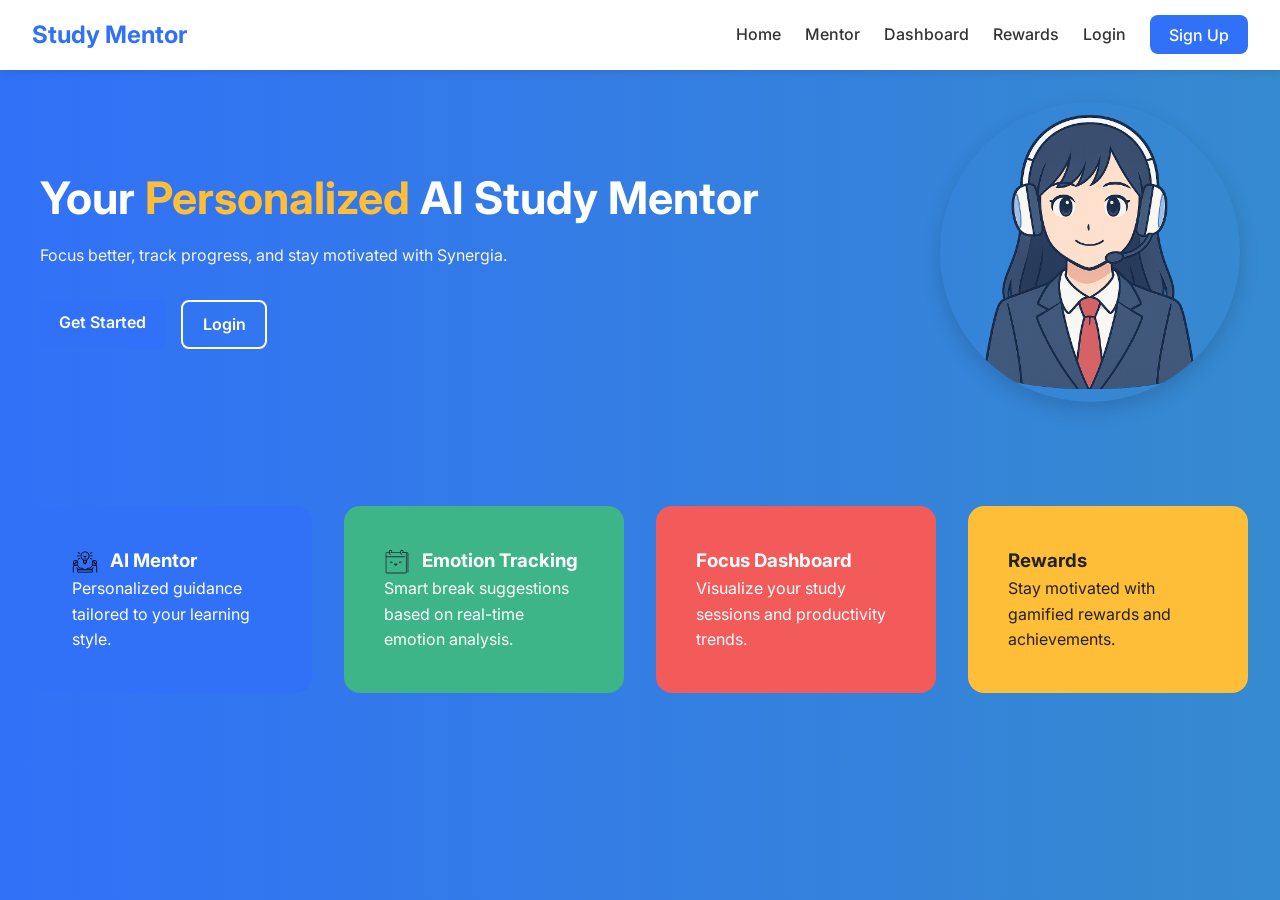
<file: index.html>
<!DOCTYPE html>
<html lang="en">
<head>
  <meta charset="UTF-8">
  <meta name="viewport" content="width=device-width, initial-scale=1.0">
  <title> AI Study Mentor</title>
  <link rel="stylesheet" href="style.css">
  <link rel="preconnect" href="https://fonts.googleapis.com">
  <link href="https://fonts.googleapis.com/css2?family=Inter:wght@400;600;700&display=swap" rel="stylesheet">
  <script defer src="script.js"></script>
</head>
<body>
  <!-- Header -->
  <header class="navbar">
    <div class="logo">Study Mentor</div>
    <nav>
      <div class="menu-toggle">☰</div>
      <ul class="nav-links">
        <li><a href="#">Home</a></li>
        <li><a href="#">Mentor</a></li>
        <li><a href="#">Dashboard</a></li>
        <li><a href="#">Rewards</a></li>
        <li><a href="login.html">Login</a></li>
        <li><a href="signup.html" class="btn-primary">Sign Up</a></li>
      </ul>
    </nav>
  </header>

  <!-- Hero Section -->
  <section class="hero">
    <div class="hero-text">
      <h1>Your <span>Personalized</span>  AI Study Mentor</h1>
      <p>Focus better, track progress, and stay motivated with Synergia.</p>
      <div class="hero-buttons">
        <a href="#" class="btn-primary">Get Started</a>
        <a href="login.html" class="btn-secondary">Login</a>
      </div>
    </div>
    <div class="hero-image">
      <img src="avatar.png" alt="AI Mentor Illustration">
    </div>
  </section>

  <!-- Features Section -->
  <main class="features">
    <div class="feature-card blue">
      <h3><svg xmlns="http://www.w3.org/2000/svg" id="mentor" viewBox="0 0 64 64">
  <path d="m59.4,39.64c.98-.91,1.6-2.2,1.6-3.64v-4c0-2.76-2.24-5-5-5h-2c-2.76,0-5,2.24-5,5v4c0,1.4.59,2.67,1.52,3.58-.55.29-1.06.68-1.48,1.17l-4.5,5.25h-4.54c-2.41,0-4.43,1.72-4.9,4h-6.2c-.46-2.28-2.48-4-4.9-4h-4.54l-4.5-5.25c-.42-.49-.92-.88-1.48-1.17.93-.91,1.52-2.17,1.52-3.58v-4c0-2.76-2.24-5-5-5h-2c-2.76,0-5,2.24-5,5v4c0,1.44.62,2.73,1.6,3.64-1.54.85-2.6,2.48-2.6,4.36v13c0,.55.45,1,1,1s1-.45,1-1v-13c0-1.65,1.35-3,3-3h4.16c.88,0,1.71.38,2.28,1.05l4.8,5.6c.19.22.47.35.76.35h5c1.3,0,2.42.84,2.83,2h-8.91c-.92,0-1.77-.41-2.34-1.13l-2.8-3.5c-.34-.43-.97-.5-1.41-.16-.43.34-.5.97-.16,1.41l1.8,2.26s-.02.08-.02.12v8c0,.55.45,1,1,1h36c.55,0,1-.45,1-1v-8s-.02-.08-.02-.12l1.8-2.26c.35-.43.28-1.06-.16-1.41-.43-.34-1.06-.28-1.41.16l-2.8,3.5c-.57.72-1.43,1.13-2.34,1.13h-8.91c.41-1.16,1.52-2,2.83-2h5c.29,0,.57-.13.76-.35l4.8-5.6c.57-.67,1.4-1.05,2.28-1.05h4.16c1.65,0,3,1.35,3,3v13c0,.55.45,1,1,1s1-.45,1-1v-13c0-1.88-1.06-3.5-2.6-4.36ZM8,29h2c1.3,0,2.4.84,2.82,2h-1.75c-1.67,0-3.13,1.13-3.53,2.76-.18.73-.84,1.24-1.59,1.24h-.94v-3c0-1.65,1.35-3,3-3Zm0,10c-1.3,0-2.4-.84-2.82-2h.75c1.67,0,3.13-1.13,3.53-2.76.18-.73.84-1.24,1.59-1.24h1.94v3c0,1.65-1.35,3-3,3h-2Zm38.08,13h2.92v4H15v-4h31.08Zm7.92-23h2c1.65,0,3,1.35,3,3v3h-.94c-.75,0-1.41-.51-1.59-1.24-.41-1.62-1.86-2.76-3.53-2.76h-1.75c.41-1.16,1.51-2,2.82-2Zm0,10c-1.65,0-3-1.35-3-3v-3h1.94c.75,0,1.41.51,1.59,1.24.41,1.62,1.86,2.76,3.53,2.76h.75c-.41,1.16-1.51,2-2.82,2h-2Z"></path>
  <path d="M25.46 25.84c.98.73 1.54 1.78 1.54 2.89v3.28c0 1.3.84 2.4 2 2.82v.18c0 1.65 1.35 3 3 3s3-1.35 3-3v-.18c1.16-.41 2-1.51 2-2.82v-3.41c0-1.04.53-2.02 1.45-2.69 2.85-2.06 4.55-5.39 4.55-8.9 0-3.12-1.34-6.11-3.66-8.2-2.33-2.08-5.45-3.08-8.59-2.73-4.91.54-8.97 4.49-9.64 9.38-.55 4.02 1.11 8 4.35 10.4Zm6.54 10.16c-.55 0-1-.45-1-1h2c0 .55-.45 1-1 1Zm3-4c0 .55-.45 1-1 1h-4c-.55 0-1-.45-1-1v-2h6v2Zm-11.91-16.28c.55-3.99 3.86-7.22 7.88-7.66 2.61-.29 5.1.51 7.03 2.24 1.91 1.71 3 4.15 3 6.71 0 2.87-1.39 5.6-3.72 7.29-1.28.93-2.07 2.26-2.24 3.72h-2.03v-7.59l2.71-2.71c.39-.39.39-1.02 0-1.41s-1.02-.39-1.41 0l-2.29 2.29-2.29-2.29c-.39-.39-1.02-.39-1.41 0s-.39 1.02 0 1.41l2.71 2.71v7.59h-2.05c-.2-1.47-1.02-2.82-2.3-3.77-2.65-1.96-4.01-5.22-3.56-8.52ZM45 17c0 .55.45 1 1 1h4c.55 0 1-.45 1-1s-.45-1-1-1h-4c-.55 0-1 .45-1 1ZM45 12c.15 0 .3-.03.45-.11l4-2c.49-.25.69-.85.45-1.34-.25-.49-.85-.69-1.34-.45l-4 2c-.49.25-.69.85-.45 1.34.18.35.53.55.9.55ZM44.55 23.89l4 2c.14.07.3.11.45.11.37 0 .72-.2.9-.55.25-.49.05-1.09-.45-1.34l-4-2c-.5-.25-1.1-.05-1.34.45-.25.49-.05 1.09.45 1.34ZM14 18h4c.55 0 1-.45 1-1s-.45-1-1-1h-4c-.55 0-1 .45-1 1s.45 1 1 1ZM18.55 22.1l-4 2c-.49.25-.69.85-.45 1.34.18.35.53.55.9.55.15 0 .3-.03.45-.11l4-2c.49-.25.69-.85.45-1.34-.25-.49-.85-.69-1.34-.45ZM14.55 9.89l4 2c.14.07.3.11.45.11.37 0 .72-.2.9-.55.25-.49.05-1.09-.45-1.34l-4-2c-.49-.25-1.09-.05-1.34.45-.25.49-.05 1.09.45 1.34Z"></path>
</svg>
        AI Mentor</h3>
      <p>Personalized guidance tailored to your learning style.</p>
    </div>
    <div class="feature-card green">
      <h3><svg xmlns="http://www.w3.org/2000/svg" enable-background="new 0 0 32 32" viewBox="0 0 32 32" id="emotion">
  <g>
    <g>
      <g>
        <g>
          <g>
            <g>
              <path fill="#263238" d="M13,18.475h3c0,0.83-0.67,1.5-1.5,1.5C13.67,19.975,13,19.305,13,18.475z"></path>
            </g>
          </g>
        </g>
      </g>
    </g>
    <g>
      <g>
        <g>
          <path fill="#263238" d="M22,7c-1.103,0-2-0.897-2-2V3c0-1.103,0.897-2,2-2s2,0.897,2,2v1.5
					C24,4.776,23.776,5,23.5,5S23,4.776,23,4.5V3c0-0.552-0.448-1-1-1s-1,0.448-1,1v2c0,0.552,0.448,1,1,1
					c0.276,0,0.5,0.224,0.5,0.5S22.276,7,22,7z"></path>
        </g>
      </g>
      <g>
        <g>
          <path fill="#263238" d="M8,7C6.897,7,6,6.103,6,5V3c0-1.103,0.897-2,2-2s2,0.897,2,2v1.5C10,4.776,9.776,5,9.5,5
					S9,4.776,9,4.5V3c0-0.552-0.448-1-1-1S7,2.448,7,3v2c0,0.552,0.448,1,1,1c0.276,0,0.5,0.224,0.5,0.5S8.276,7,8,7z"></path>
        </g>
      </g>
      <g>
        <g>
          <g>
            <path fill="#263238" d="M29.5,28.975c-0.276,0-0.5-0.224-0.5-0.5V5.5C29,5.225,28.775,5,28.5,5H24
						c-0.276,0-0.5-0.224-0.5-0.5S23.724,4,24,4h4.5C29.327,4,30,4.673,30,5.5v22.975C30,28.751,29.776,28.975,29.5,28.975z"></path>
          </g>
        </g>
        <g>
          <g>
            <g>
              <path fill="#263238" d="M20.5,5h-12C8.224,5,8,4.776,8,4.5S8.224,4,8.5,4h12C20.776,4,21,4.224,21,4.5
							S20.776,5,20.5,5z"></path>
            </g>
          </g>
          <g>
            <g>
              <path fill="#263238" d="M26.5,30h-23C2.673,30,2,29.327,2,28.5v-19C2,9.224,2.224,9,2.5,9S3,9.224,3,9.5v19
							C3,28.775,3.225,29,3.5,29h23c0.275,0,0.5-0.225,0.5-0.5v-23C27,5.225,26.775,5,26.5,5h-4C22.224,5,22,4.776,22,4.5
							S22.224,4,22.5,4h4C27.327,4,28,4.673,28,5.5v23C28,29.327,27.327,30,26.5,30z"></path>
            </g>
          </g>
          <g>
            <g>
              <path fill="#263238" d="M25.501,10H2.5C2.224,10,2,9.776,2,9.5v-4C2,4.673,2.673,4,3.5,4h3C6.776,4,7,4.224,7,4.5
							S6.776,5,6.5,5h-3C3.225,5,3,5.225,3,5.5V9h22.501c0.276,0,0.5,0.224,0.5,0.5S25.777,10,25.501,10z"></path>
            </g>
          </g>
        </g>
      </g>
      <g>
        <g>
          <g>
            <path fill="#263238" d="M14.5,20.475c-1.103,0-2-0.897-2-2c0-0.276,0.224-0.5,0.5-0.5h3c0.276,0,0.5,0.224,0.5,0.5
						C16.5,19.577,15.603,20.475,14.5,20.475z M13.634,18.975c0.174,0.299,0.497,0.5,0.866,0.5s0.692-0.201,0.866-0.5H13.634z"></path>
          </g>
        </g>
        <g>
          <g>
            <path fill="#263238" d="M21,17.475c-0.276,0-0.5-0.224-0.5-0.5c0-0.275-0.225-0.5-0.5-0.5s-0.5,0.225-0.5,0.5
						c0,0.276-0.224,0.5-0.5,0.5s-0.5-0.224-0.5-0.5c0-0.827,0.673-1.5,1.5-1.5s1.5,0.673,1.5,1.5
						C21.5,17.251,21.276,17.475,21,17.475z"></path>
          </g>
        </g>
        <g>
          <g>
            <path fill="#263238" d="M10,17.475c-0.276,0-0.5-0.224-0.5-0.5c0-0.275-0.225-0.5-0.5-0.5s-0.5,0.225-0.5,0.5
						c0,0.276-0.224,0.5-0.5,0.5s-0.5-0.224-0.5-0.5c0-0.827,0.673-1.5,1.5-1.5s1.5,0.673,1.5,1.5
						C10.5,17.251,10.276,17.475,10,17.475z"></path>
          </g>
        </g>
      </g>
    </g>
  </g>
</svg> 
        Emotion Tracking</h3>
      <p>Smart break suggestions based on real-time emotion analysis.</p>
    </div>
    <div class="feature-card red">
      <h3>Focus Dashboard</h3>
      <p>Visualize your study sessions and productivity trends.</p>
    </div>
    <div class="feature-card yellow">
      <h3>Rewards</h3>
      <p>Stay motivated with gamified rewards and achievements.</p>
    </div>
  </main>

  
</body>
</html>
</file>
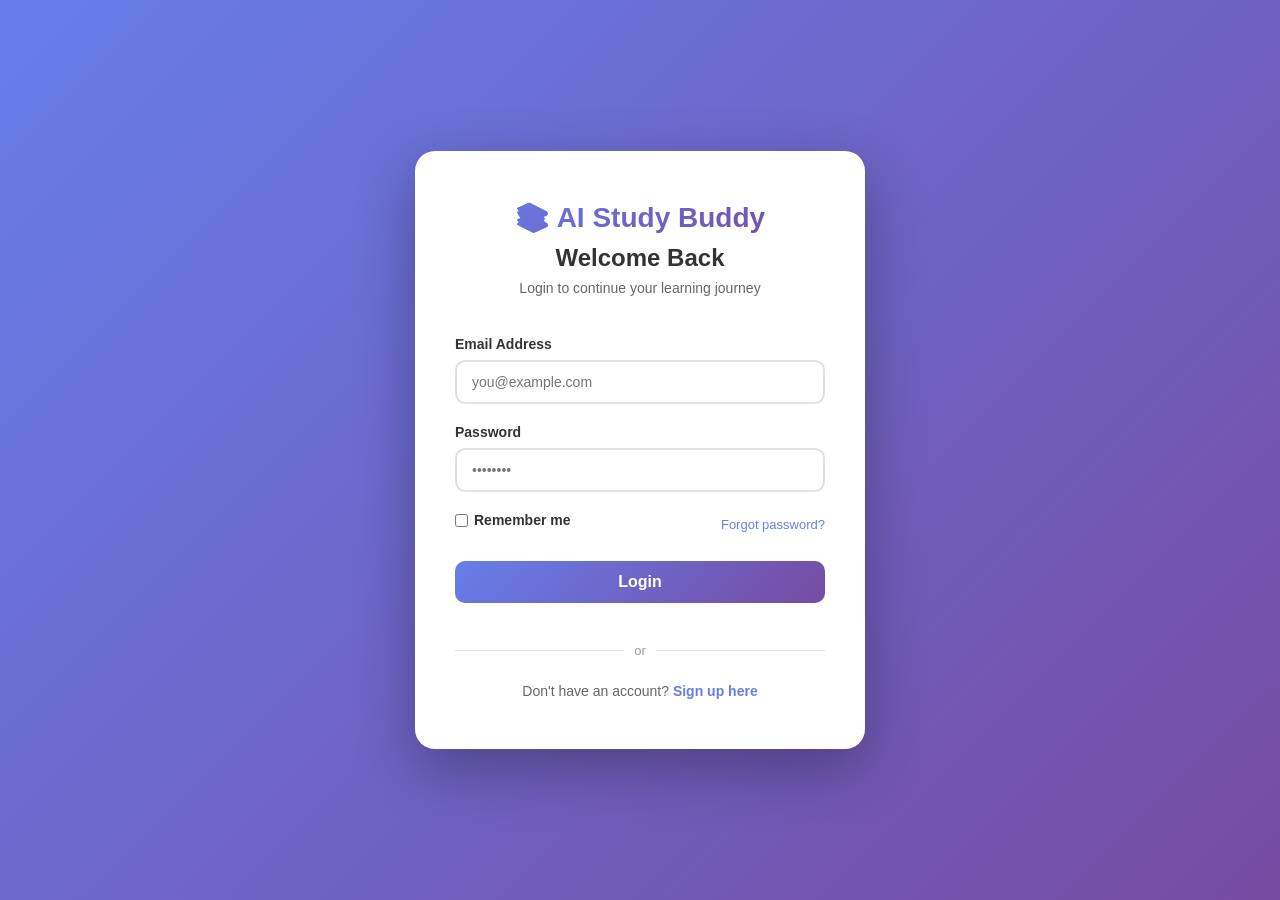
<file: login.html>
<!DOCTYPE html>
<html lang="en">
<head>
    <meta charset="UTF-8">
    <meta name="viewport" content="width=device-width, initial-scale=1.0">
    <title>Login - AI Study Buddy</title>
    <style>
        * {
            margin: 0;
            padding: 0;
            box-sizing: border-box;
        }

        body {
            font-family: 'Segoe UI', Tahoma, Geneva, Verdana, sans-serif;
            background: linear-gradient(135deg, #667eea 0%, #764ba2 100%);
            min-height: 100vh;
            display: flex;
            justify-content: center;
            align-items: center;
            padding: 20px;
        }

        .container {
            background: white;
            border-radius: 20px;
            box-shadow: 0 20px 60px rgba(0, 0, 0, 0.3);
            max-width: 450px;
            width: 100%;
            padding: 50px 40px;
            animation: slideUp 0.6s ease-out;
        }

        @keyframes slideUp {
            from {
                opacity: 0;
                transform: translateY(30px);
            }
            to {
                opacity: 1;
                transform: translateY(0);
            }
        }

        .header {
            text-align: center;
            margin-bottom: 40px;
        }

        .logo {
            font-size: 28px;
            font-weight: 700;
            background: linear-gradient(135deg, #667eea 0%, #764ba2 100%);
            -webkit-background-clip: text;
            -webkit-text-fill-color: transparent;
            background-clip: text;
            margin-bottom: 10px;
        }

        .header h1 {
            color: #333;
            font-size: 24px;
            margin-bottom: 8px;
        }

        .header p {
            color: #666;
            font-size: 14px;
        }

        .form-group {
            margin-bottom: 20px;
        }

        label {
            display: block;
            color: #333;
            font-weight: 600;
            margin-bottom: 8px;
            font-size: 14px;
        }

        input {
            width: 100%;
            padding: 12px 15px;
            border: 2px solid #e0e0e0;
            border-radius: 10px;
            font-size: 14px;
            transition: all 0.3s ease;
            font-family: inherit;
        }

        input:focus {
            outline: none;
            border-color: #667eea;
            box-shadow: 0 0 0 3px rgba(102, 126, 234, 0.1);
        }

        .remember-forgot {
            display: flex;
            justify-content: space-between;
            align-items: center;
            margin-bottom: 25px;
            font-size: 13px;
        }

        .remember-forgot a {
            color: #667eea;
            text-decoration: none;
            font-weight: 500;
            transition: color 0.3s ease;
        }

        .remember-forgot a:hover {
            color: #764ba2;
        }

        .checkbox {
            display: flex;
            align-items: center;
            gap: 6px;
            cursor: pointer;
        }

        .checkbox input {
            width: auto;
            cursor: pointer;
        }

        .login-btn {
            width: 100%;
            padding: 12px;
            background: linear-gradient(135deg, #667eea 0%, #764ba2 100%);
            color: white;
            border: none;
            border-radius: 10px;
            font-size: 16px;
            font-weight: 600;
            cursor: pointer;
            transition: all 0.3s ease;
            margin-bottom: 15px;
        }

        .login-btn:hover {
            transform: translateY(-2px);
            box-shadow: 0 10px 25px rgba(102, 126, 234, 0.4);
        }

        .login-btn:active {
            transform: translateY(0);
        }

        .divider {
            display: flex;
            align-items: center;
            margin: 25px 0;
            color: #999;
            font-size: 13px;
        }

        .divider::before,
        .divider::after {
            content: '';
            flex: 1;
            height: 1px;
            background: #e0e0e0;
        }

        .divider::before {
            margin-right: 10px;
        }

        .divider::after {
            margin-left: 10px;
        }

        .social-login {
            display: flex;
            gap: 10px;
            margin-bottom: 20px;
        }

        .social-btn {
            flex: 1;
            padding: 10px;
            border: 2px solid #e0e0e0;
            background: white;
            border-radius: 10px;
            cursor: pointer;
            font-size: 14px;
            font-weight: 600;
            transition: all 0.3s ease;
            display: flex;
            align-items: center;
            justify-content: center;
            gap: 6px;
        }

        .social-btn:hover {
            border-color: #667eea;
            background: #f8f9ff;
        }

        .signup-link {
            text-align: center;
            color: #666;
            font-size: 14px;
        }

        .signup-link a {
            color: #667eea;
            font-weight: 600;
            text-decoration: none;
            transition: color 0.3s ease;
        }

        .signup-link a:hover {
            color: #764ba2;
        }

        @media (max-width: 480px) {
            .container {
                padding: 30px 20px;
            }

            .header h1 {
                font-size: 20px;
            }

            .logo {
                font-size: 24px;
            }
        }
    </style>
</head>
<body>
    <div class="container">
        <div class="header">
            <div class="logo">📚 AI Study Buddy</div>
            <h1>Welcome Back</h1>
            <p>Login to continue your learning journey</p>
        </div>

        <form>
            <div class="form-group">
                <label for="email">Email Address</label>
                <input type="email" id="email" placeholder="you@example.com" required>
            </div>

            <div class="form-group">
                <label for="password">Password</label>
                <input type="password" id="password" placeholder="••••••••" required>
            </div>

            <div class="remember-forgot">
                <label class="checkbox">
                    <input type="checkbox">
                    <span>Remember me</span>
                </label>
                <a href="#forgot">Forgot password?</a>
            </div>

           <button type="button" class="login-btn" onclick="window.location.href='index.html'">
  Login
</button>

        </form>

        <div class="divider">or</div>

       

        <div class="signup-link">
            Don't have an account? <a href="signup.html">Sign up here</a>
        </div>
    </div>
</body>
</html>
</file>
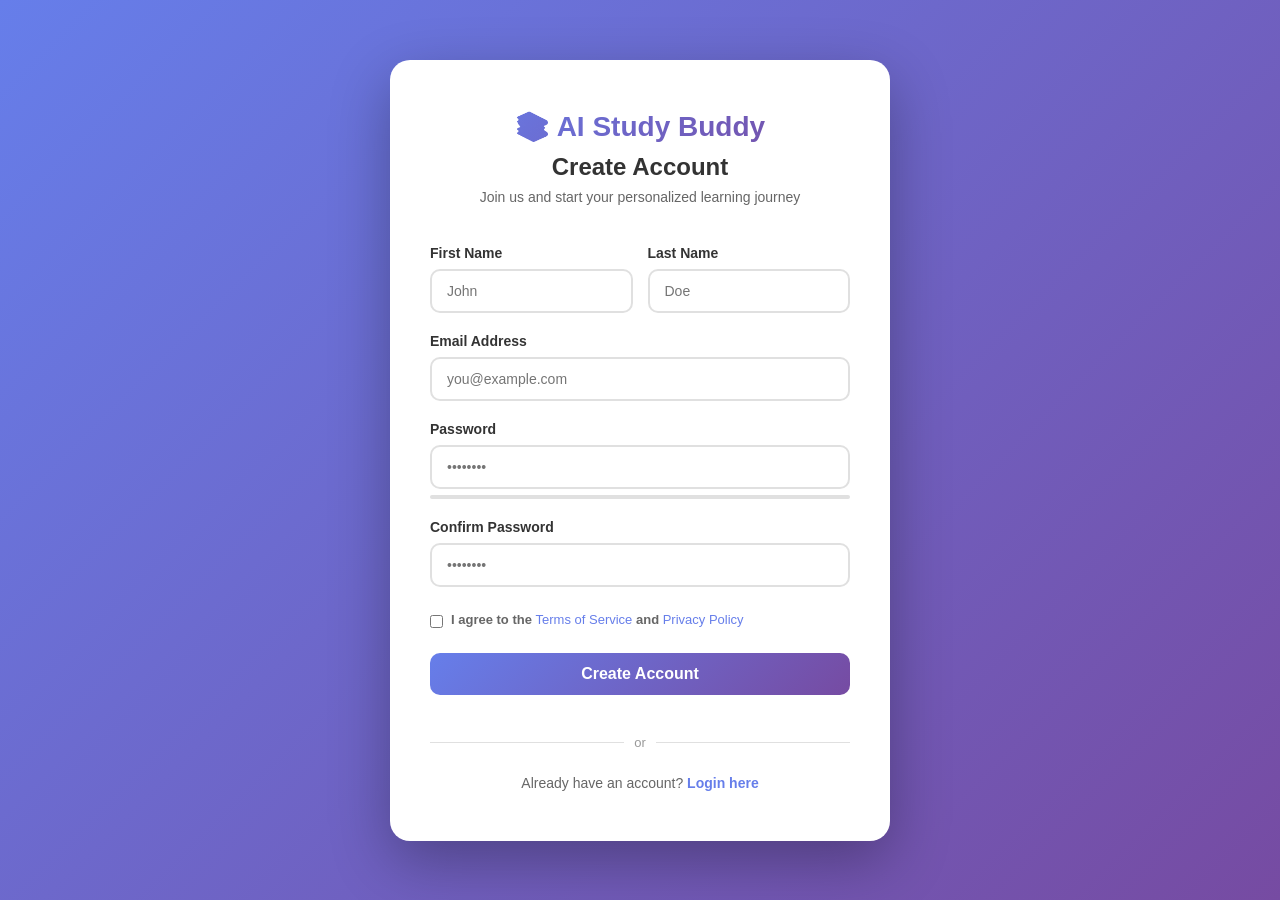
<file: signup.html>
<!DOCTYPE html>
<html lang="en">
<head>
    <meta charset="UTF-8">
    <meta name="viewport" content="width=device-width, initial-scale=1.0">
    <title>Sign Up - AI Study Buddy</title>
    <style>
        * {
            margin: 0;
            padding: 0;
            box-sizing: border-box;
        }

        body {
            font-family: 'Segoe UI', Tahoma, Geneva, Verdana, sans-serif;
            background: linear-gradient(135deg, #667eea 0%, #764ba2 100%);
            min-height: 100vh;
            display: flex;
            justify-content: center;
            align-items: center;
            padding: 20px;
        }

        .container {
            background: white;
            border-radius: 20px;
            box-shadow: 0 20px 60px rgba(0, 0, 0, 0.3);
            max-width: 500px;
            width: 100%;
            padding: 50px 40px;
            animation: slideUp 0.6s ease-out;
        }

        @keyframes slideUp {
            from {
                opacity: 0;
                transform: translateY(30px);
            }
            to {
                opacity: 1;
                transform: translateY(0);
            }
        }

        .header {
            text-align: center;
            margin-bottom: 40px;
        }

        .logo {
            font-size: 28px;
            font-weight: 700;
            background: linear-gradient(135deg, #667eea 0%, #764ba2 100%);
            -webkit-background-clip: text;
            -webkit-text-fill-color: transparent;
            background-clip: text;
            margin-bottom: 10px;
        }

        .header h1 {
            color: #333;
            font-size: 24px;
            margin-bottom: 8px;
        }

        .header p {
            color: #666;
            font-size: 14px;
        }

        .form-group {
            margin-bottom: 20px;
        }

        label {
            display: block;
            color: #333;
            font-weight: 600;
            margin-bottom: 8px;
            font-size: 14px;
        }

        input {
            width: 100%;
            padding: 12px 15px;
            border: 2px solid #e0e0e0;
            border-radius: 10px;
            font-size: 14px;
            transition: all 0.3s ease;
            font-family: inherit;
        }

        input:focus {
            outline: none;
            border-color: #667eea;
            box-shadow: 0 0 0 3px rgba(102, 126, 234, 0.1);
        }

        .password-strength {
            margin-top: 6px;
            font-size: 12px;
        }

        .strength-bar {
            height: 4px;
            background: #e0e0e0;
            border-radius: 2px;
            margin-top: 4px;
            overflow: hidden;
        }

        .strength-bar-fill {
            height: 100%;
            background: #ddd;
            width: 0%;
            transition: all 0.3s ease;
        }

        .strength-bar-fill.weak {
            width: 33%;
            background: #ff6b6b;
        }

        .strength-bar-fill.medium {
            width: 66%;
            background: #ffa500;
        }

        .strength-bar-fill.strong {
            width: 100%;
            background: #51cf66;
        }

        .terms {
            display: flex;
            align-items: flex-start;
            gap: 8px;
            margin: 25px 0;
            font-size: 13px;
            color: #666;
        }

        .terms input {
            width: auto;
            margin-top: 3px;
            cursor: pointer;
        }

        .terms a {
            color: #667eea;
            text-decoration: none;
            font-weight: 500;
        }

        .terms a:hover {
            color: #764ba2;
        }

        .signup-btn {
            width: 100%;
            padding: 12px;
            background: linear-gradient(135deg, #667eea 0%, #764ba2 100%);
            color: white;
            border: none;
            border-radius: 10px;
            font-size: 16px;
            font-weight: 600;
            cursor: pointer;
            transition: all 0.3s ease;
            margin-bottom: 15px;
        }

        .signup-btn:hover {
            transform: translateY(-2px);
            box-shadow: 0 10px 25px rgba(102, 126, 234, 0.4);
        }

        .signup-btn:active {
            transform: translateY(0);
        }

        .divider {
            display: flex;
            align-items: center;
            margin: 25px 0;
            color: #999;
            font-size: 13px;
        }

        .divider::before,
        .divider::after {
            content: '';
            flex: 1;
            height: 1px;
            background: #e0e0e0;
        }

        .divider::before {
            margin-right: 10px;
        }

        .divider::after {
            margin-left: 10px;
        }

        .social-signup {
            display: flex;
            gap: 10px;
            margin-bottom: 20px;
        }

        .social-btn {
            flex: 1;
            padding: 10px;
            border: 2px solid #e0e0e0;
            background: white;
            border-radius: 10px;
            cursor: pointer;
            font-size: 14px;
            font-weight: 600;
            transition: all 0.3s ease;
            display: flex;
            align-items: center;
            justify-content: center;
            gap: 6px;
        }

        .social-btn:hover {
            border-color: #667eea;
            background: #f8f9ff;
        }

        .login-link {
            text-align: center;
            color: #666;
            font-size: 14px;
        }

        .login-link a {
            color: #667eea;
            font-weight: 600;
            text-decoration: none;
            transition: color 0.3s ease;
        }

        .login-link a:hover {
            color: #764ba2;
        }

        .form-row {
            display: grid;
            grid-template-columns: 1fr 1fr;
            gap: 15px;
        }

        @media (max-width: 480px) {
            .container {
                padding: 30px 20px;
            }

            .header h1 {
                font-size: 20px;
            }

            .logo {
                font-size: 24px;
            }

            .form-row {
                grid-template-columns: 1fr;
            }
        }
    </style>
</head>
<body>
    <div class="container">
        <div class="header">
            <div class="logo">📚 AI Study Buddy</div>
            <h1>Create Account</h1>
            <p>Join us and start your personalized learning journey</p>
        </div>

        <form id="signupForm">
            <div class="form-row">
                <div class="form-group">
                    <label for="firstName">First Name</label>
                    <input type="text" id="firstName" placeholder="John" required>
                </div>
                <div class="form-group">
                    <label for="lastName">Last Name</label>
                    <input type="text" id="lastName" placeholder="Doe" required>
                </div>
            </div>

            <div class="form-group">
                <label for="email">Email Address</label>
                <input type="email" id="email" placeholder="you@example.com" required>
            </div>

            <div class="form-group">
                <label for="password">Password</label>
                <input type="password" id="password" placeholder="••••••••" required>
                <div class="password-strength">
                    <div class="strength-bar">
                        <div class="strength-bar-fill" id="strengthBar"></div>
                    </div>
                    <span id="strengthText"></span>
                </div>
            </div>

            <div class="form-group">
                <label for="confirmPassword">Confirm Password</label>
                <input type="password" id="confirmPassword" placeholder="••••••••" required>
            </div>

            <label class="terms">
                <input type="checkbox" required>
                <span>I agree to the <a href="#terms">Terms of Service</a> and <a href="#privacy">Privacy Policy</a></span>
            </label>

            <button onclick="window.location.href='index.html'" type="submit" class="signup-btn">Create Account</button>
        </form>

        <div class="divider">or</div>

       

        <div class="login-link">
            Already have an account? <a href="login.html">Login here</a>
        </div>
    </div>

    <script>
        const passwordInput = document.getElementById('password');
        const strengthBar = document.getElementById('strengthBar');
        const strengthText = document.getElementById('strengthText');

        passwordInput.addEventListener('input', function() {
            const password = this.value;
            let strength = 0;
            let text = '';

            if (password.length >= 8) strength++;
            if (password.match(/[a-z]+/)) strength++;
            if (password.match(/[A-Z]+/)) strength++;
            if (password.match(/[0-9]+/)) strength++;
            if (password.match(/[@$!%*?&]+/)) strength++;

            strengthBar.classList.remove('weak', 'medium', 'strong');
            
            if (strength <= 2) {
                strengthBar.classList.add('weak');
                text = 'Weak password';
            } else if (strength <= 3) {
                strengthBar.classList.add('medium');
                text = 'Medium password';
            } else {
                strengthBar.classList.add('strong');
                text = 'Strong password';
            }

            strengthText.textContent = text;
        });
    </script>
</body>
</html>
</file>
<file: style.css>
/* Base Styles */
* {
  margin: 0;
  padding: 0;
  box-sizing: border-box;
}

body {
  font-family: 'Inter', sans-serif;
  line-height: 1.6;
  color: #333;
  background: linear-gradient(270deg, #667eea, #764ba2, #3EB489, #3171F8);
  background-size: 800% 800%;
  animation: gradientShift 20s ease infinite;
  min-height: 100vh;
  display: flex;
  flex-direction: column;
}

a {
  text-decoration: none;
  color: inherit;
}

ul {
  list-style: none;
}

/* Navbar */
.navbar {
  position: sticky;
  top: 0;
  background: white;
  display: flex;
  justify-content: space-between;
  align-items: center;
  padding: 1rem 2rem;
  box-shadow: 0 2px 8px rgba(0,0,0,0.1);
  z-index: 1000;
}

.logo {
  font-weight: 700;
  font-size: 1.5rem;
  color: #3171F8;
}

.nav-links {
  display: flex;
  align-items: center;
  gap: 1.5rem;
}

.nav-links li a {
  font-weight: 500;
  transition: color 0.3s;
}

.nav-links li a:hover {
  color: #3171F8;
}

.btn-primary {
  background: #3171F8;
  color: white;
  padding: 0.6rem 1.2rem;
  border-radius: 8px;
  font-weight: 600;
  transition: transform 0.2s;
}

.btn-primary:hover {
  transform: scale(1.05);
}

.btn-secondary {
  border: 2px solid #3171F8;
  color: #3171F8;
  padding: 0.6rem 1.2rem;
  border-radius: 8px;
  font-weight: 600;
  transition: background 0.3s;
}

.btn-secondary:hover {
  background: #3171F8;
  color: white;
}

.menu-toggle {
  display: none;
  font-size: 1.8rem;
  cursor: pointer;
}

/* Hero Section */
.hero {
  display: flex;
  justify-content: space-between;
  align-items: center;
  padding: 2rem 2.5rem;
  gap: 2rem;
  flex-wrap: wrap;
}

.hero-text h1 {
  font-size: 2.8rem;
  margin-bottom: 0.5rem;
  color: white;
}
.hero-text h1 span {
  color: #FFBE37;
}

.hero-text p {
  margin-bottom: 2rem;
  color: whitesmoke;
}

.hero-buttons {
  display: flex;
  gap: 1rem;
}
.hero-buttons .btn-secondary{
    border: 2px solid white;
    color: white;
}

.hero-image img {
  max-width: 300px;
  border-radius: 50%;
  box-shadow: 0 8px 20px rgba(0,0,0,0.15);
  animation: float 4s ease-in-out infinite;
}

@keyframes float {
  0%, 100% { transform: translateY(0); }
  50% { transform: translateY(-12px); }
}

/* Features */
.features {
  display: grid;
  grid-template-columns: repeat(auto-fit, minmax(250px, 1fr));
  gap: 2rem;
  padding: 4rem 2rem;
}

.feature-card {
  padding: 2.5rem;
  border-radius: 16px;
  color: white;
  opacity: 0;
  transform: translateY(40px);
  transition: all 0.8s ease-out;
}

.feature-card h3 svg{
    vertical-align: middle;
    margin-right: 0.5rem;
    width: 26px;
    height: 26px;
   
}

.feature-card.visible {
  opacity: 1;
  transform: translateY(0);
}

.blue { background: #3171F8; }
.green { background: #3EB489; }
.red { background: #F35B5B; }
.yellow { background: #FFBE37; color: #222; }

/* Footer */
.footer {
  margin-top: auto;
  background: white;
  border-top: 4px solid;
  border-image: linear-gradient(to right, #3171F8, #3EB489) 1;
  padding: 1.5rem 2rem;
  text-align: center;
}

.footer-content {
  display: flex;
  flex-direction: column;
  align-items: center;
  gap: 1rem;
}

.socials img {
  width: 24px;
  margin: 0 0.5rem;
  transition: transform 0.2s;
}

.socials img:hover {
  transform: scale(1.2);
}

/* Animations */
@keyframes gradientShift {
  0% { background-position: 0% 50%; }
  50% { background-position: 100% 50%; }
  100% { background-position: 0% 50%; }
}

/* Responsive */
@media (max-width: 768px) {
  .nav-links {
    display: none;
    flex-direction: column;
    gap: 1.5rem;
    background: white;
    position: absolute;
    top: 70px;
    right: 20px;
    padding: 2rem;
    border-radius: 12px;
    box-shadow: 0 8px 20px rgba(0,0,0,0.15);
  }
  .nav-links.active {
    display: flex;
  }
  .menu-toggle {
    display: block;
    color: #3171F8;
  }
}
</file>
